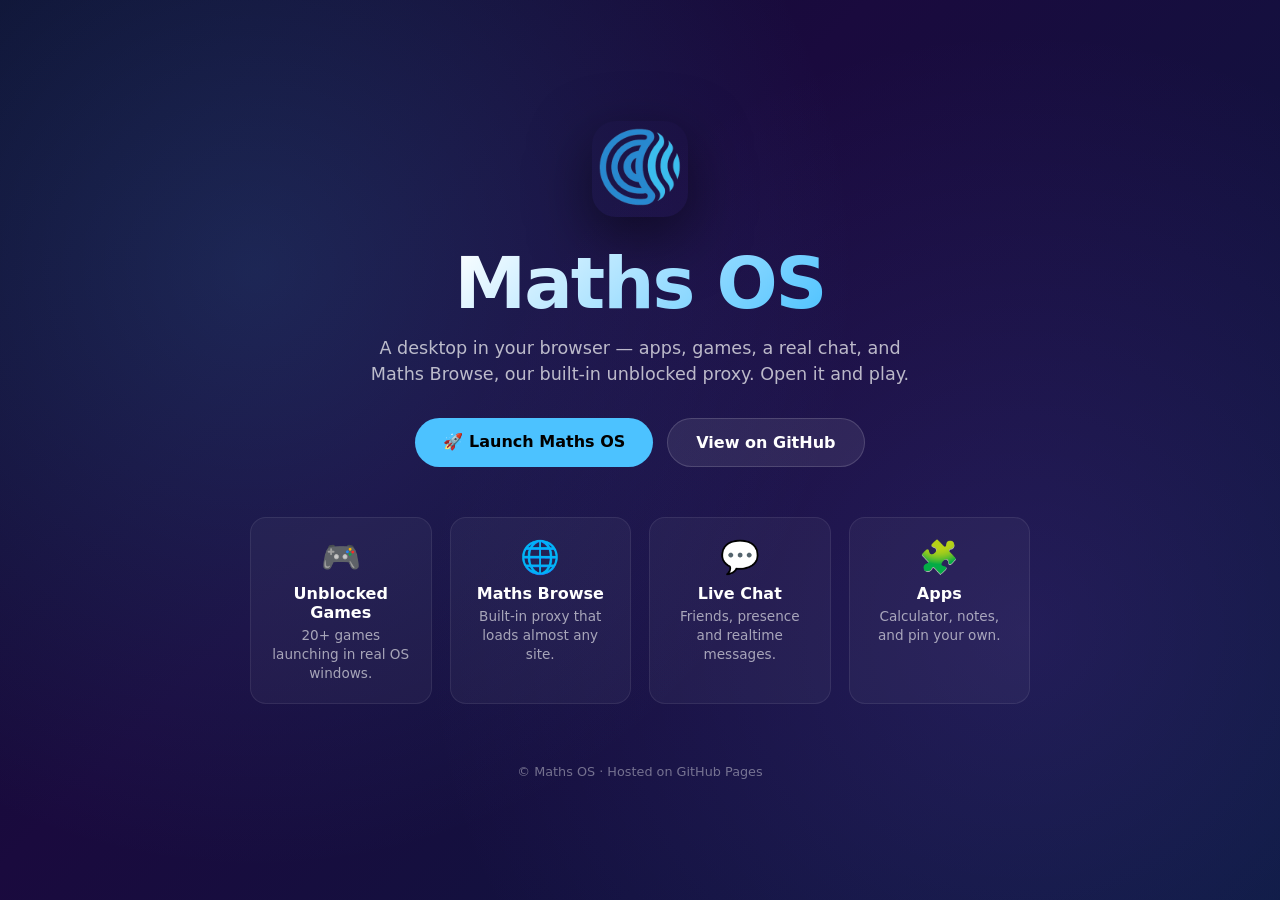
<file: docs/index.html>
<!doctype html>
<html lang="en">
<head>
<meta charset="utf-8" />
<meta name="viewport" content="width=device-width,initial-scale=1" />
<title>Maths OS — Unblocked Games & Apps</title>
<meta name="description" content="Maths OS — desktop with games, browser, friends and live chat." />
<link rel="icon" href="./maths.png" type="image/png" />
<style>
  :root { --acc:#4cc2ff; --acc2:#a259ff; --bg:#080810; }
  *{box-sizing:border-box}
  html,body{margin:0;background:var(--bg);color:#fff;font-family:'Outfit',system-ui,sans-serif}
  body{min-height:100vh;display:flex;flex-direction:column;align-items:center;justify-content:center;
    background:radial-gradient(circle at 20% 30%,rgba(76,194,255,.15),transparent 50%),
               radial-gradient(circle at 80% 70%,rgba(162,89,255,.13),transparent 50%),
               linear-gradient(135deg,#0d0d2e,#1a0a3e 40%,#0a1a40);
    padding:40px 20px;text-align:center}
  img.logo{width:96px;height:96px;border-radius:24px;box-shadow:0 20px 60px rgba(0,0,0,.5);margin-bottom:24px}
  h1{font-size:clamp(2.4em,7vw,4.5em);margin:0 0 10px;letter-spacing:-2px;
    background:linear-gradient(135deg,#fff,var(--acc));-webkit-background-clip:text;background-clip:text;-webkit-text-fill-color:transparent}
  p.lead{max-width:600px;color:rgba(255,255,255,.7);font-size:1.1em;line-height:1.5;margin:0 0 30px}
  .row{display:flex;gap:14px;flex-wrap:wrap;justify-content:center}
  a.btn{padding:14px 28px;border-radius:50px;font-weight:700;font-size:1em;text-decoration:none;transition:.2s}
  a.btn.primary{background:var(--acc);color:#000}
  a.btn.primary:hover{background:#6dd4ff;transform:translateY(-2px)}
  a.btn.secondary{background:rgba(255,255,255,.08);color:#fff;border:1px solid rgba(255,255,255,.15)}
  a.btn.secondary:hover{background:rgba(255,255,255,.15)}
  .feat{display:grid;grid-template-columns:repeat(auto-fit,minmax(180px,1fr));gap:18px;max-width:780px;margin-top:50px}
  .card{padding:20px;border-radius:16px;background:rgba(255,255,255,.04);border:1px solid rgba(255,255,255,.08)}
  .card .ic{font-size:2em;margin-bottom:8px}
  .card h3{margin:0 0 4px;font-size:1em}
  .card p{margin:0;font-size:.85em;color:rgba(255,255,255,.6);line-height:1.4}
  footer{margin-top:60px;color:rgba(255,255,255,.4);font-size:.8em}
</style>
</head>
<body>
  <img class="logo" src="./maths.png" alt="Maths OS" />
  <h1>Maths OS</h1>
  <p class="lead">A desktop in your browser — apps, games, a real chat, and Maths&nbsp;Browse, our built-in unblocked proxy. Open it and play.</p>
  <div class="row">
    <a class="btn primary" href="https://maths-os.lovable.app">🚀 Launch Maths OS</a>
    <a class="btn secondary" href="https://github.com/">View on GitHub</a>
  </div>
  <div class="feat">
    <div class="card"><div class="ic">🎮</div><h3>Unblocked Games</h3><p>20+ games launching in real OS windows.</p></div>
    <div class="card"><div class="ic">🌐</div><h3>Maths Browse</h3><p>Built-in proxy that loads almost any site.</p></div>
    <div class="card"><div class="ic">💬</div><h3>Live Chat</h3><p>Friends, presence and realtime messages.</p></div>
    <div class="card"><div class="ic">🧩</div><h3>Apps</h3><p>Calculator, notes, and pin your own.</p></div>
  </div>
  <footer>© Maths OS · Hosted on GitHub Pages</footer>
</body>
</html>
</file>
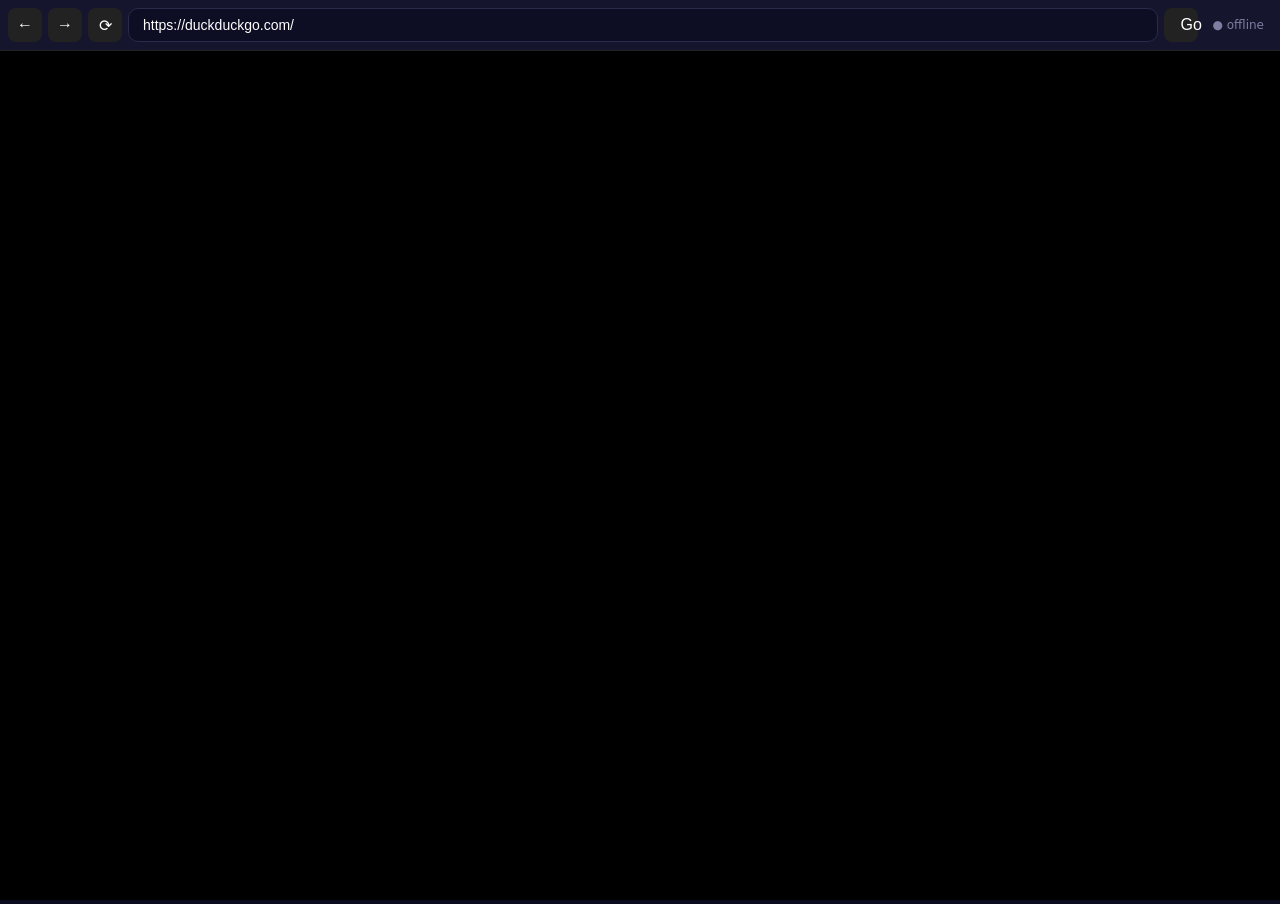
<file: proxy/index.html>
<!doctype html>
<html lang="en">
<head>
<meta charset="utf-8">
<title>Maths Browse</title>
<meta name="viewport" content="width=device-width,initial-scale=1">
<style>
  :root{--bg:#0a0a1e;--fg:#fff;--bar:#15152e;--accent:#5b8cff;--muted:#7e7ea0}
  *{box-sizing:border-box}
  html,body{margin:0;height:100%;background:var(--bg);color:var(--fg);font:14px system-ui,sans-serif;overflow:hidden}
  #bar{display:flex;gap:6px;padding:8px;background:var(--bar);align-items:center;border-bottom:1px solid #222}
  #bar button{background:#222;border:0;color:#fff;width:34px;height:34px;border-radius:8px;cursor:pointer;font-size:16px}
  #bar button:hover{background:#333}
  #url{flex:1;padding:8px 14px;border-radius:10px;border:1px solid #2a2a4a;background:#0d0d24;color:#fff;font-size:14px}
  #go{background:var(--accent);padding:0 16px;width:auto}
  #status{color:var(--muted);font-size:12px;padding:0 8px}
  #frame{width:100%;height:calc(100% - 50px);border:0;background:#000}
</style>
</head>
<body>
<div id="bar">
  <button id="back" title="Back">←</button>
  <button id="fwd" title="Forward">→</button>
  <button id="reload" title="Reload">⟳</button>
  <input id="url" placeholder="Search Maths Browse or enter URL" spellcheck="false">
  <button id="go">Go</button>
  <span id="status">●</span>
</div>
<iframe id="frame" allow="fullscreen; autoplay; gamepad; clipboard-read; clipboard-write; camera; microphone; geolocation"
        sandbox="allow-forms allow-modals allow-pointer-lock allow-popups allow-popups-to-escape-sandbox allow-presentation allow-same-origin allow-scripts allow-downloads"
        allowfullscreen></iframe>

<script>
// ---- Config ----
// Change this to your deployed Cloudflare Worker URL.
const PROXY = "https://search.mathssupport.cat";

// ---- Service worker (optional; enables faster subresource handling) ----
if ("serviceWorker" in navigator) {
  navigator.serviceWorker.register("./sw.js").catch(() => {});
}

const $ = (id) => document.getElementById(id);
const frame = $("frame"), url = $("url"), status = $("status");
const history = []; let hi = -1;

function normalize(v){
  v = v.trim();
  if (!v) return "";
  if (!/^https?:\/\//i.test(v)) {
    if (/\s/.test(v) || !/\./.test(v)) return "https://duckduckgo.com/?q=" + encodeURIComponent(v);
    v = "https://" + v;
  }
  return v;
}
function go(raw, push=true){
  const u = normalize(raw); if (!u) return;
  url.value = u;
  frame.src = PROXY + "/p/" + encodeURIComponent(u);
  if (push){ history.splice(hi+1); history.push(u); hi = history.length - 1; }
}

$("go").onclick = () => go(url.value);
url.addEventListener("keydown", (e) => { if (e.key === "Enter") go(url.value); });
$("back").onclick = () => { if (hi > 0){ hi--; go(history[hi], false);} };
$("fwd").onclick = () => { if (hi < history.length-1){ hi++; go(history[hi], false);} };
$("reload").onclick = () => { frame.src = frame.src; };

// Health check
fetch(PROXY + "/p/" + encodeURIComponent("https://example.com"), {method:"HEAD"})
  .then(r => status.textContent = r.ok ? "● online" : "● offline")
  .catch(() => status.textContent = "● offline");

// Parse ?url= from query string (deep links)
const initial = new URLSearchParams(location.search).get("url");
go(initial || "https://duckduckgo.com/");
</script>
</body>
</html>
</file>
